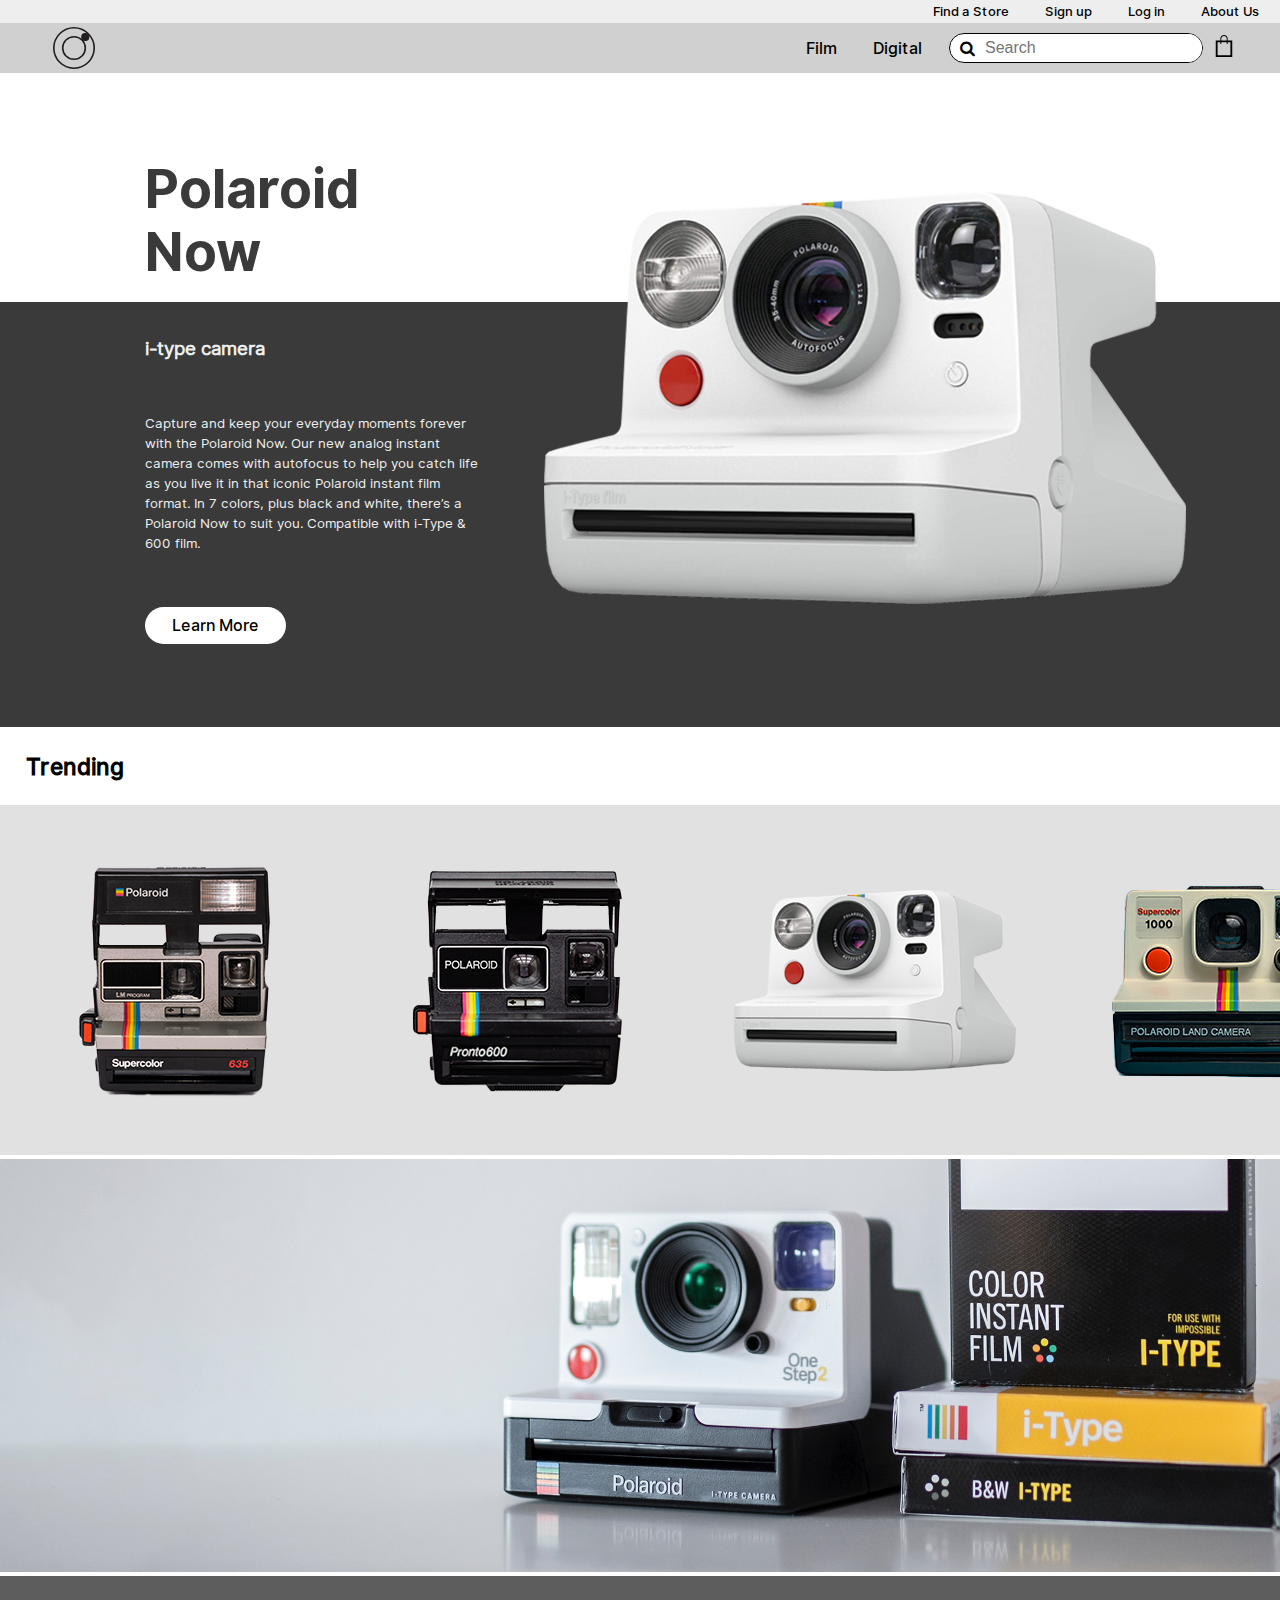
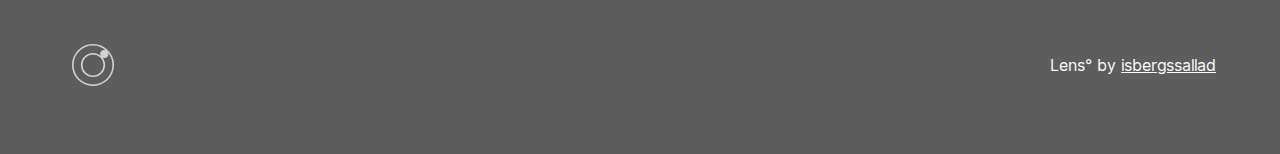
<file: index.html>
<!DOCTYPE html>
<html lang="en">
<head>
    <meta charset="UTF-8">
    <meta http-equiv="X-UA-Compatible" content="IE=edge">
    <meta name="viewport" content="width=device-width, initial-scale=1.0">
    <link rel="stylesheet" type="text/css" href="style.css"/>  
    <!-- link to font awesome and inter font -->
    <link rel="stylesheet" href="https://cdnjs.cloudflare.com/ajax/libs/font-awesome/4.7.0/css/font-awesome.min.css">
    <link rel="preconnect" href="https://rsms.me/">
    <link rel="stylesheet" href="https://rsms.me/inter/inter.css">
    <title>Lens°</title>
</head>
<body>


    <!-- nav bar at the top -->
    <div class="container">
        <div class="top_nav">
            <nav>
                <ul>
                    <li><a href="https://goo.gl/maps/vTBCrQiz3k1wL42r7" target="_blank">Find a Store</a></li>
                    <li><a href="sign-up.html">Sign up</a></li>
                    <li><a href="log-in.html">Log in</a></li>
                    <li><a href="about-us.html">About Us</a></li>
                </ul>
            </nav>
        </div>

        <!-- header with icons, search bar and category -->
        <div class="header">
            <div class="logo">
                <a href="./index.html"><img src="images/navbar_logo.svg" class="logo" alt=""/></a>
            </div>

            <div class="header-search-and-more">
                <nav>
                    <ul>
                        <li><a href="category-film.html">Film</a></li>
                        <li><a href="category-digital.html">Digital</a></li>
                    </ul>
                </nav>

                <!-- searchbar doesn't work, only for show -->
                <div class="searchbar-containter">
                    <section class="searchbar">
                        <form>
                            <i class="fa fa-search"></i>
                            <input type="text" name="searchbar" id="search-input" placeholder="Search">
                        </form>
                    </section>
                </div>
                <!-- link to cart using a shopping bag icon -->
                <a href="cart.html"><img src="./images/shopping-bag-icon.svg" class="shopping-bag-icon" alt=""></a>
            </div>
        </div>

        <!-- "billboard" to show popular/new product and a button linking to said product -->
        <div class="billboard">
            <div class="billboard_textbox" id="billboard_textbox">
                <h1>Polaroid Now</h1>
                <h2>i-type camera</h2>
                <p>Capture and keep your everyday moments forever with the Polaroid Now. Our new analog instant camera comes with autofocus to help you catch life as you live it in that iconic Polaroid instant film format. In 7 colors, plus black and white, there’s a Polaroid Now to suit you. Compatible with i-Type & 600 film.</p>
                <a href="product-page.html?product_id=4">Learn More</a>
            </div>
            <div class="polaroid_img">
                <img src="./images/header_polaroid.png" alt="">

            </div>
        </div>

        <div class="trending-headline">
            <h3>Trending</h3>
        </div>

        <!-- trending items, check app.js for the loop -->
        <div class="trending-container">
            <div class="trending-items-container" id="trending-products">
            </div>
        </div>

        <!-- banner to fill space -->
        <div class="banner1-container">
            <img src="./images/banner1.png" class="banner1">
        </div>

        <!-- footer -->
        <div class="footer">
            <div class="logo">
                <a href="./index.html"><img src="images/logo_grey.svg" class="logo" alt=""/></a>
            </div>
            <p>Lens° by <a href="https://github.com/isbergssallad" target="_blank">isbergssallad</a></p>
        </div>

    </div>

    <!-- link to js scripts -->
    <script src="product-list.js"></script>
    <script src="app.js"></script>

</body>
</html>
</file>
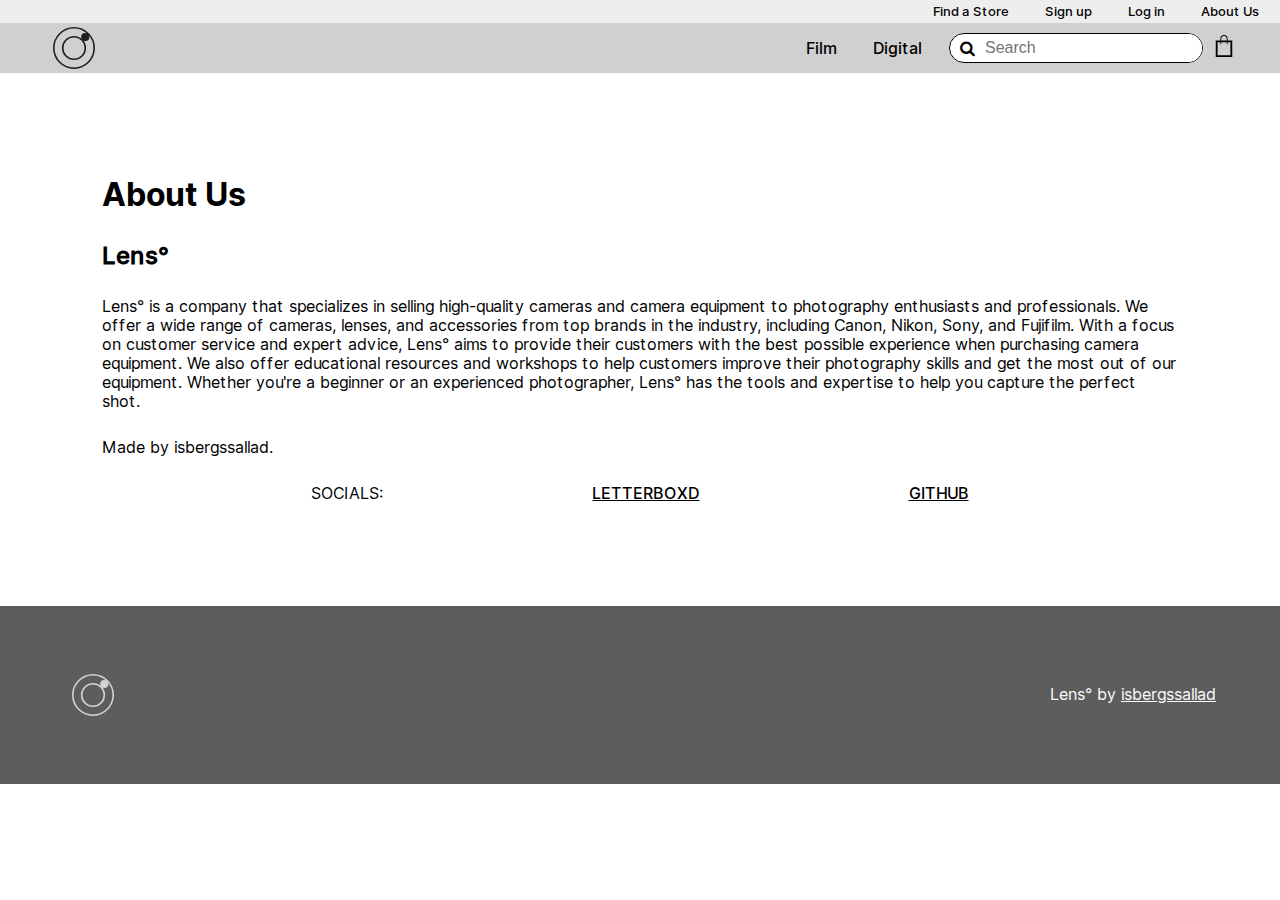
<file: about-us.html>
<!DOCTYPE html>
<html lang="en">
<head>
    <meta charset="UTF-8">
    <meta http-equiv="X-UA-Compatible" content="IE=edge">
    <meta name="viewport" content="width=device-width, initial-scale=1.0">
    <link rel="stylesheet" type="text/css" href="style.css"/>  
    <link rel="stylesheet" href="https://cdnjs.cloudflare.com/ajax/libs/font-awesome/4.7.0/css/font-awesome.min.css">
    <link rel="preconnect" href="https://rsms.me/">
    <link rel="stylesheet" href="https://rsms.me/inter/inter.css">
    <title>Lens°</title>
</head>
<body>

    
    <div class="container">

        <div class="top_nav">
            <nav>
                <ul>
                    <li><a href="https://goo.gl/maps/vTBCrQiz3k1wL42r7" target="_blank">Find a Store</a></li>
                    <li><a href="sign-up.html">Sign up</a></li>
                    <li><a href="log-in.html">Log in</a></li>
                    <li><a href="about-us.html">About Us</a></li>
                </ul>
            </nav>
        </div>


        <div class="header">
            <div class="logo">
                <a href="./index.html"><img src="images/navbar_logo.svg" class="logo" alt=""/></a>
            </div>

            <div class="header-search-and-more">
                <nav>
                    <ul>
                        <li><a href="category-film.html">Film</a></li>
                        <li><a href="category-digital.html">Digital</a></li>
                    </ul>
                </nav>

                <div class="searchbar-containter">
                    <section class="searchbar">
                        <form>
                            <i class="fa fa-search"></i>
                            <input type="text" name="searchbar" id="search-item" placeholder="Search">
                        </form>
                    </section>
                </div>
                <a href="cart.html"><img src="./images/shopping-bag-icon.svg" class="shopping-bag-icon" alt=""></a>            
            </div>
        </div>

        <div class="about-us-container">
            <h1>About Us</h1>
            <h2>Lens°</h2>
            <p>Lens° is a company that specializes in selling high-quality cameras and camera equipment to photography enthusiasts and professionals. We offer a wide range of cameras, lenses, and accessories from top brands in the industry, including Canon, Nikon, Sony, and Fujifilm. With a focus on customer service and expert advice, Lens° aims to provide their customers with the best possible experience when purchasing camera equipment. We also offer educational resources and workshops to help customers improve their photography skills and get the most out of our equipment. Whether you're a beginner or an experienced photographer, Lens° has the tools and expertise to help you capture the perfect shot.</p>
            <p>Made by isbergssallad.</p>
            <div class="socials">
                <p>SOCIALS:</p>
                <!-- LETTERBOXD SOLOS -->
                <p><a href="https://letterboxd.com/yahtora" target="_blank">LETTERBOXD</a></p>
                <p><a href="https://github.com/isbergssallad" target="_blank">GITHUB</a></p>
            </div>
        </div>
        





        <div class="footer">
            <div class="logo">
                <a href="./index.html"><img src="images/logo_grey.svg" class="logo" alt=""/></a>
            </div>
            <p>Lens° by <a href="https://github.com/isbergssallad" target="_blank">isbergssallad</a></p>
        </div>

        <script src="product-list.js"></script>
    </body>
</html>
</file>
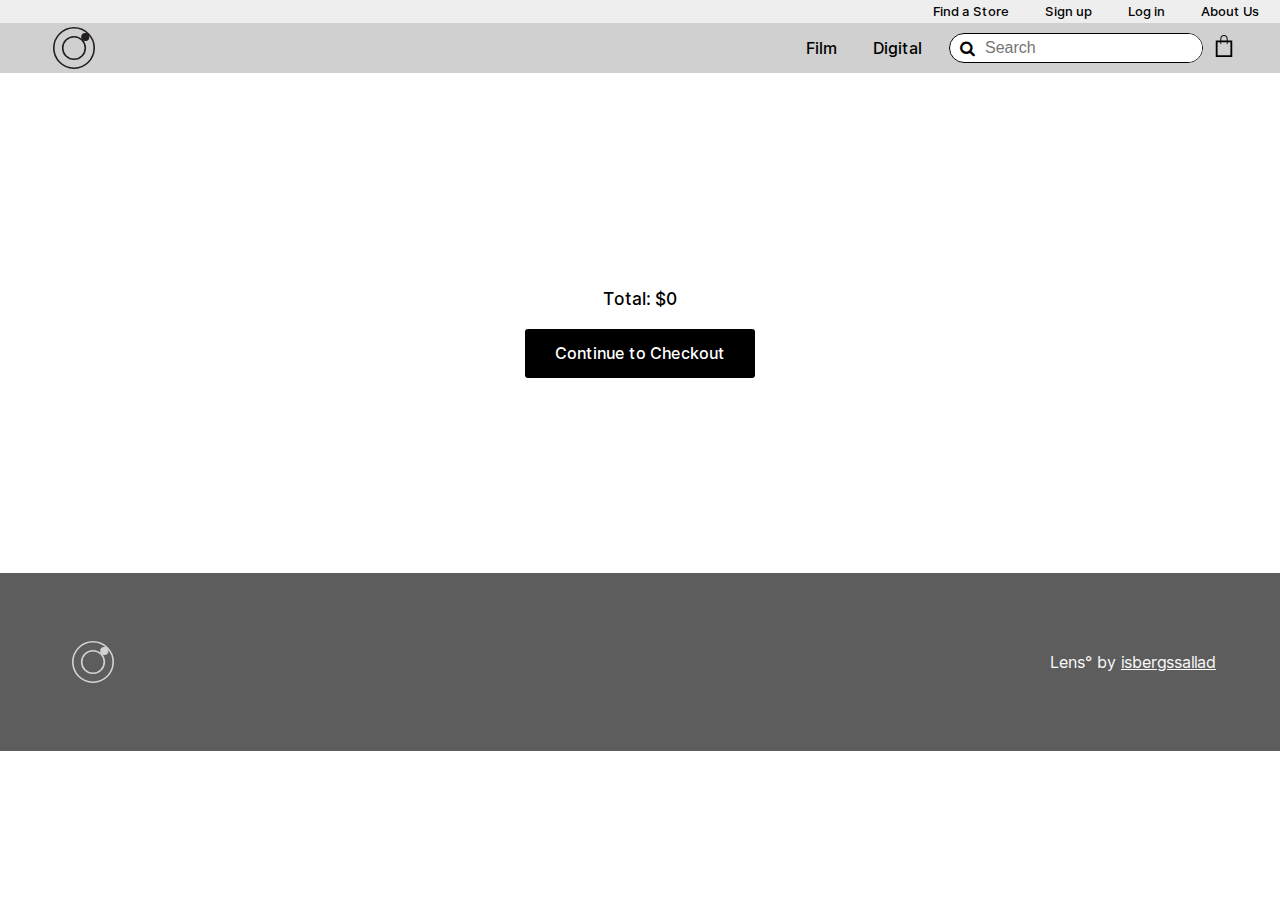
<file: cart.html>
<!DOCTYPE html>
<html lang="en">
<head>
    <meta charset="UTF-8">
    <meta http-equiv="X-UA-Compatible" content="IE=edge">
    <meta name="viewport" content="width=device-width, initial-scale=1.0">
    <link rel="stylesheet" type="text/css" href="style.css"/>  
    <link rel="stylesheet" href="https://cdnjs.cloudflare.com/ajax/libs/font-awesome/4.7.0/css/font-awesome.min.css">
    <link rel="preconnect" href="https://rsms.me/">
    <link rel="stylesheet" href="https://rsms.me/inter/inter.css">
    <title>Lens°</title>
</head>
<body>

    
    <div class="container">

        <div class="top_nav">
            <nav>
                <ul>
                    <li><a href="https://goo.gl/maps/vTBCrQiz3k1wL42r7" target="_blank">Find a Store</a></li>
                    <li><a href="sign-up.html">Sign up</a></li>
                    <li><a href="log-in.html">Log in</a></li>
                    <li><a href="about-us.html">About Us</a></li>
                </ul>
            </nav>
        </div>


        <div class="header">
            <div class="logo">
                <a href="./index.html"><img src="images/navbar_logo.svg" class="logo" alt=""/></a>
            </div>

            <div class="header-search-and-more">
                <nav>
                    <ul>
                        <li><a href="category-film.html">Film</a></li>
                        <li><a href="category-digital.html">Digital</a></li>
                    </ul>
                </nav>

                <div class="searchbar-containter">
                    <section class="searchbar">
                        <form>
                            <i class="fa fa-search"></i>
                            <input type="text" name="searchbar" id="search-item" placeholder="Search">
                        </form>
                    </section>
                </div>
                <a href="cart.html"><img src="./images/shopping-bag-icon.svg" class="shopping-bag-icon" alt=""></a>
            </div>
        </div>

        <div class="cart-container">
            <div class="cart-items"><ul id="cart"></ul></div>
            <span class="total" id="total"></span>
            <a href="checkout.html" class="continue-checkout-btn">Continue to Checkout</a>
        </div>


        <div class="footer">
            <div class="logo">
                <a href="./index.html"><img src="images/logo_grey.svg" class="logo" alt=""/></a>
            </div>
            <p>Lens° by <a href="https://github.com/isbergssallad" target="_blank">isbergssallad</a></p>
        </div>
    </div>

    <!-- link to product list and cart scripts -->
    <script src="product-list.js"></script>
    <script src="cart.js"></script>
</body>
</html>
</file>
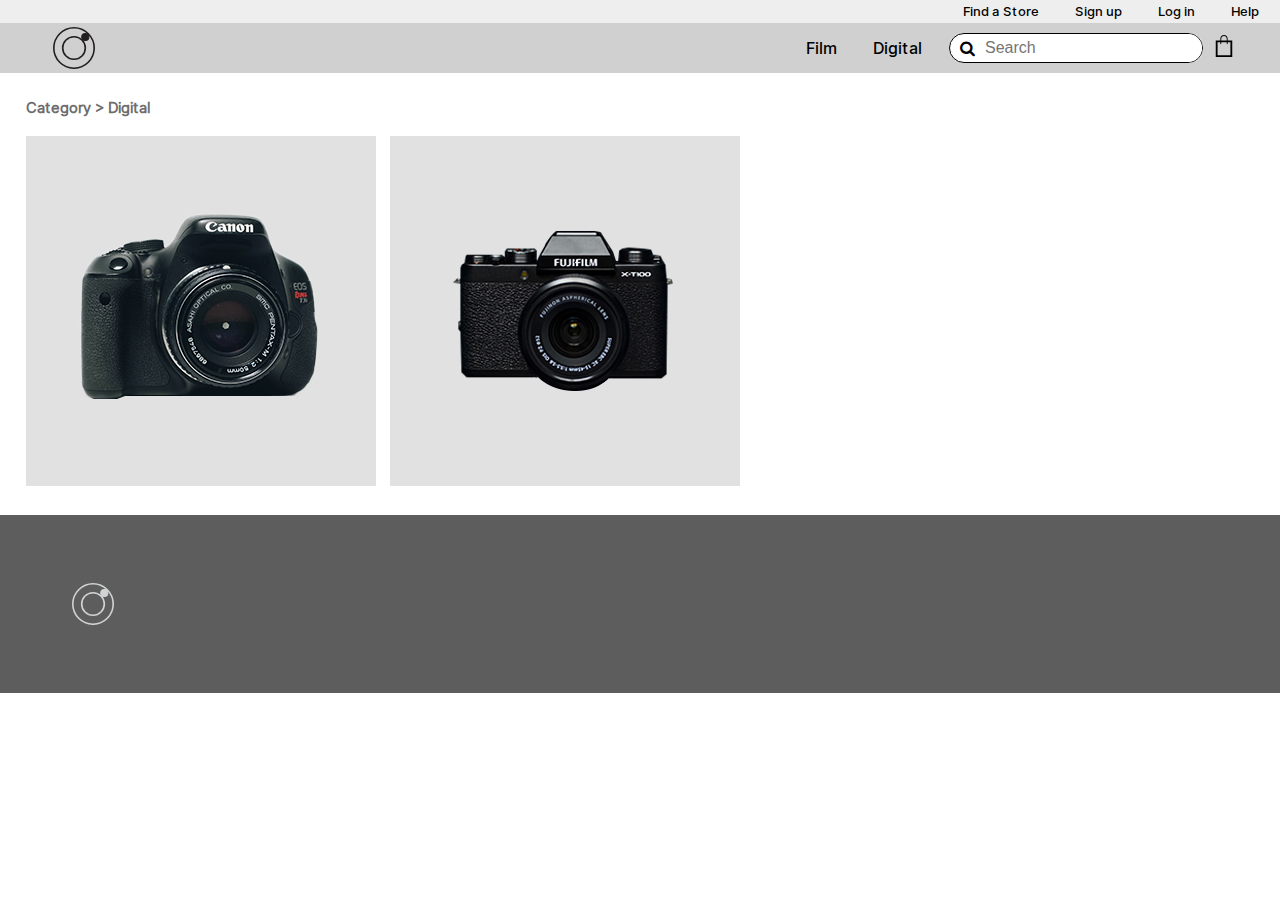
<file: category-digital.html>
<!DOCTYPE html>
<html lang="en">
<head>
    <meta charset="UTF-8">
    <meta http-equiv="X-UA-Compatible" content="IE=edge">
    <meta name="viewport" content="width=device-width, initial-scale=1.0">
    <link rel="stylesheet" type="text/css" href="style.css"/>  
    <link rel="stylesheet" href="https://cdnjs.cloudflare.com/ajax/libs/font-awesome/4.7.0/css/font-awesome.min.css">
    <link rel="preconnect" href="https://rsms.me/">
    <link rel="stylesheet" href="https://rsms.me/inter/inter.css">
    <title>Lens°</title>
</head>
<body>

    
    <div class="container">

        <div class="top_nav">
            <nav>
                <ul>
                    <li><a href="https://goo.gl/maps/vTBCrQiz3k1wL42r7" target="_blank">Find a Store</a></li>
                    <li><a href="sign-up.html">Sign up</a></li>
                    <li><a href="log-in.html">Log in</a></li>
                    <li><a href="url">Help</a></li>
                </ul>
            </nav>
        </div>


        <div class="header">
            <div class="logo">
                <a href="./index.html"><img src="images/navbar_logo.svg" class="logo" alt=""/></a>
            </div>

            <div class="header-search-and-more">
                <nav>
                    <ul>
                        <li><a href="category-film.html">Film</a></li>
                        <li><a href="category-digital.html">Digital</a></li>
                    </ul>
                </nav>

                <div class="searchbar-containter">
                    <section class="searchbar">
                        <form>
                            <i class="fa fa-search"></i>
                            <input type="text" name="searchbar" id="search-item" placeholder="Search">
                        </form>
                    </section>
                </div>
                <a href="cart.html"><img src="./images/shopping-bag-icon.svg" class="shopping-bag-icon" alt=""></a>            
            </div>
        </div>
        
        <div class="category-container">
            <h1>Category > Digital</h1>
            <div class="category-products">
                <a href="product-page.html?product_id=5"><img src="./product images/canon eos rebel t3i.png"></a>
                <a href="product-page.html?product_id=7"><img src="./product images/fuji film x t 100.png"></a>
            </div>
        </div>






        <div class="footer">
            <div class="logo">
                <a href="./index.html"><img src="images/logo_grey.svg" class="logo" alt=""/></a>
            </div>
        </div>

        <script src="product-list.js"></script>
    </body>
</html>
</file>
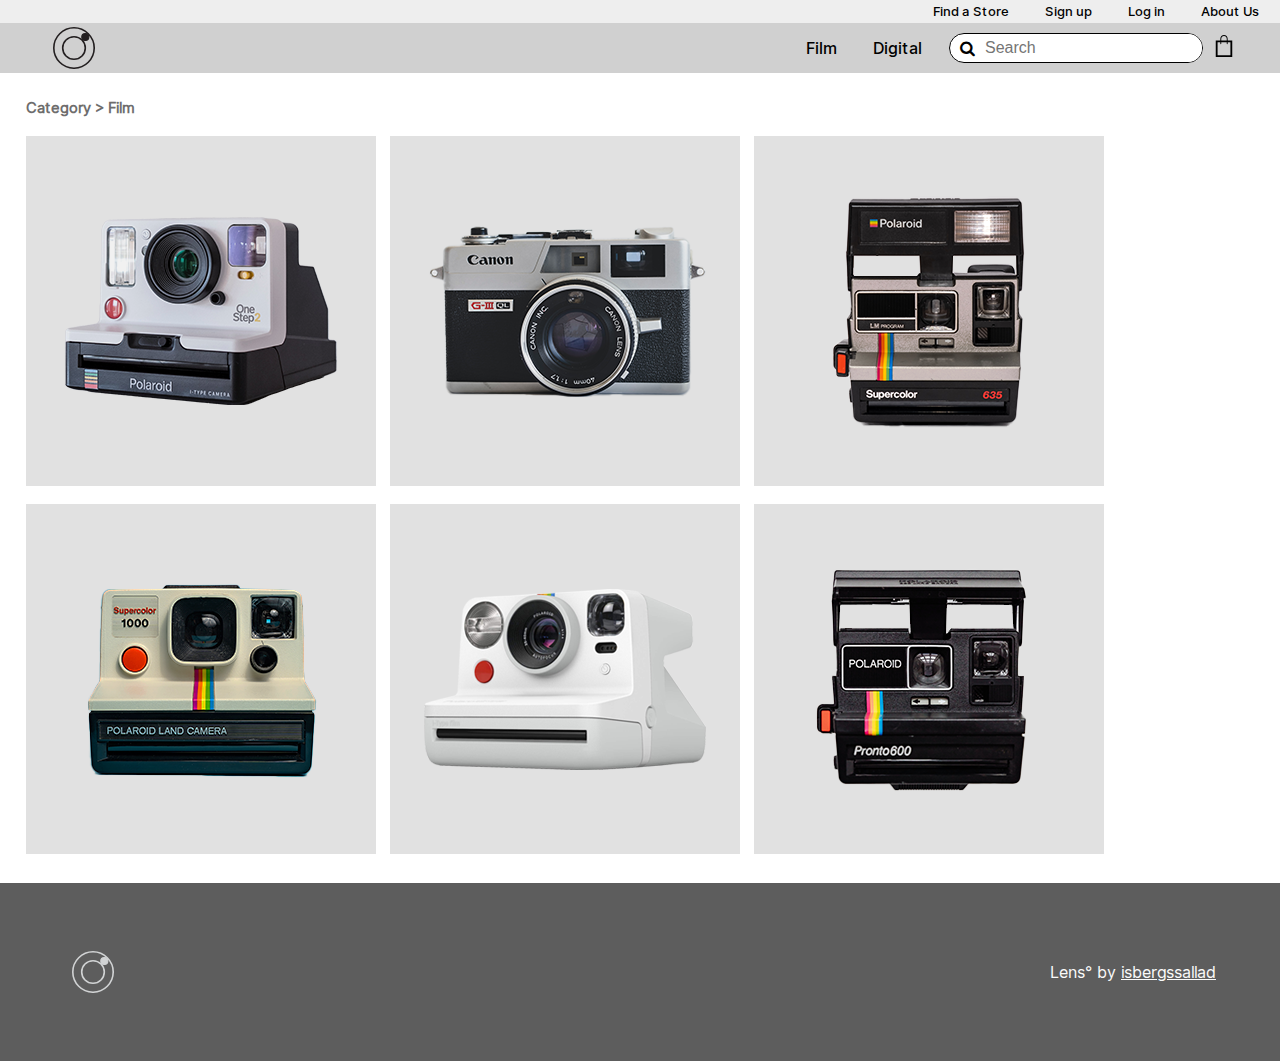
<file: category-film.html>
<!DOCTYPE html>
<html lang="en">
<head>
    <meta charset="UTF-8">
    <meta http-equiv="X-UA-Compatible" content="IE=edge">
    <meta name="viewport" content="width=device-width, initial-scale=1.0">
    <link rel="stylesheet" type="text/css" href="style.css"/>  
    <link rel="stylesheet" href="https://cdnjs.cloudflare.com/ajax/libs/font-awesome/4.7.0/css/font-awesome.min.css">
    <link rel="preconnect" href="https://rsms.me/">
    <link rel="stylesheet" href="https://rsms.me/inter/inter.css">
    <title>Lens°</title>
    <link rel="icon" href="./images/tab-icon.png">
</head>
<body>

    
    <div class="container">

        <div class="top_nav">
            <nav>
                <ul>
                    <li><a href="https://goo.gl/maps/vTBCrQiz3k1wL42r7" target="_blank">Find a Store</a></li>
                    <li><a href="sign-up.html">Sign up</a></li>
                    <li><a href="log-in.html">Log in</a></li>
                    <li><a href="about-us.html">About Us</a></li>
                </ul>
            </nav>
        </div>


        <div class="header">
            <div class="logo">
                <a href="./index.html"><img src="images/navbar_logo.svg" class="logo" alt=""/></a>
            </div>

            <div class="header-search-and-more">
                <nav>
                    <ul>
                        <li><a href="category-film.html">Film</a></li>
                        <li><a href="category-digital.html">Digital</a></li>
                    </ul>
                </nav>

                <div class="searchbar-containter">
                    <section class="searchbar">
                        <form>
                            <i class="fa fa-search"></i>
                            <input type="text" name="searchbar" id="search-item" placeholder="Search">
                        </form>
                    </section>
                </div>
                <a href="cart.html"><img src="./images/shopping-bag-icon.svg" class="shopping-bag-icon" alt=""></a>            
            </div>
        </div>
        
        <div class="category-container">
            <h1>Category > Film</h1>
            <div class="category-products">
                <a href="product-page.html?product_id=0"><img src="./product images/polaroid one step 2.png"></a>
                <a href="product-page.html?product_id=1"><img src="./product images/canon ql17 giii.png"></a>
                <a href="product-page.html?product_id=2"><img src="./product images/polaroid super color 635.png"></a>
                <a href="product-page.html?product_id=3"><img src="./product images/polaroid super color 1000.png"></a>
                <a href="product-page.html?product_id=4"><img src="./product images/polaroid now i type.png"></a>
                <a href="product-page.html?product_id=6"><img src="./product images/polaroid pronto 600.png"></a>
            </div>
        </div>






        <div class="footer">
            <div class="logo">
                <a href="./index.html"><img src="images/logo_grey.svg" class="logo" alt=""/></a>
            </div>
            <p>Lens° by <a href="https://github.com/isbergssallad" target="_blank">isbergssallad</a></p>
        </div>

        <script src="product-list.js"></script>
    </body>
</html>
</file>
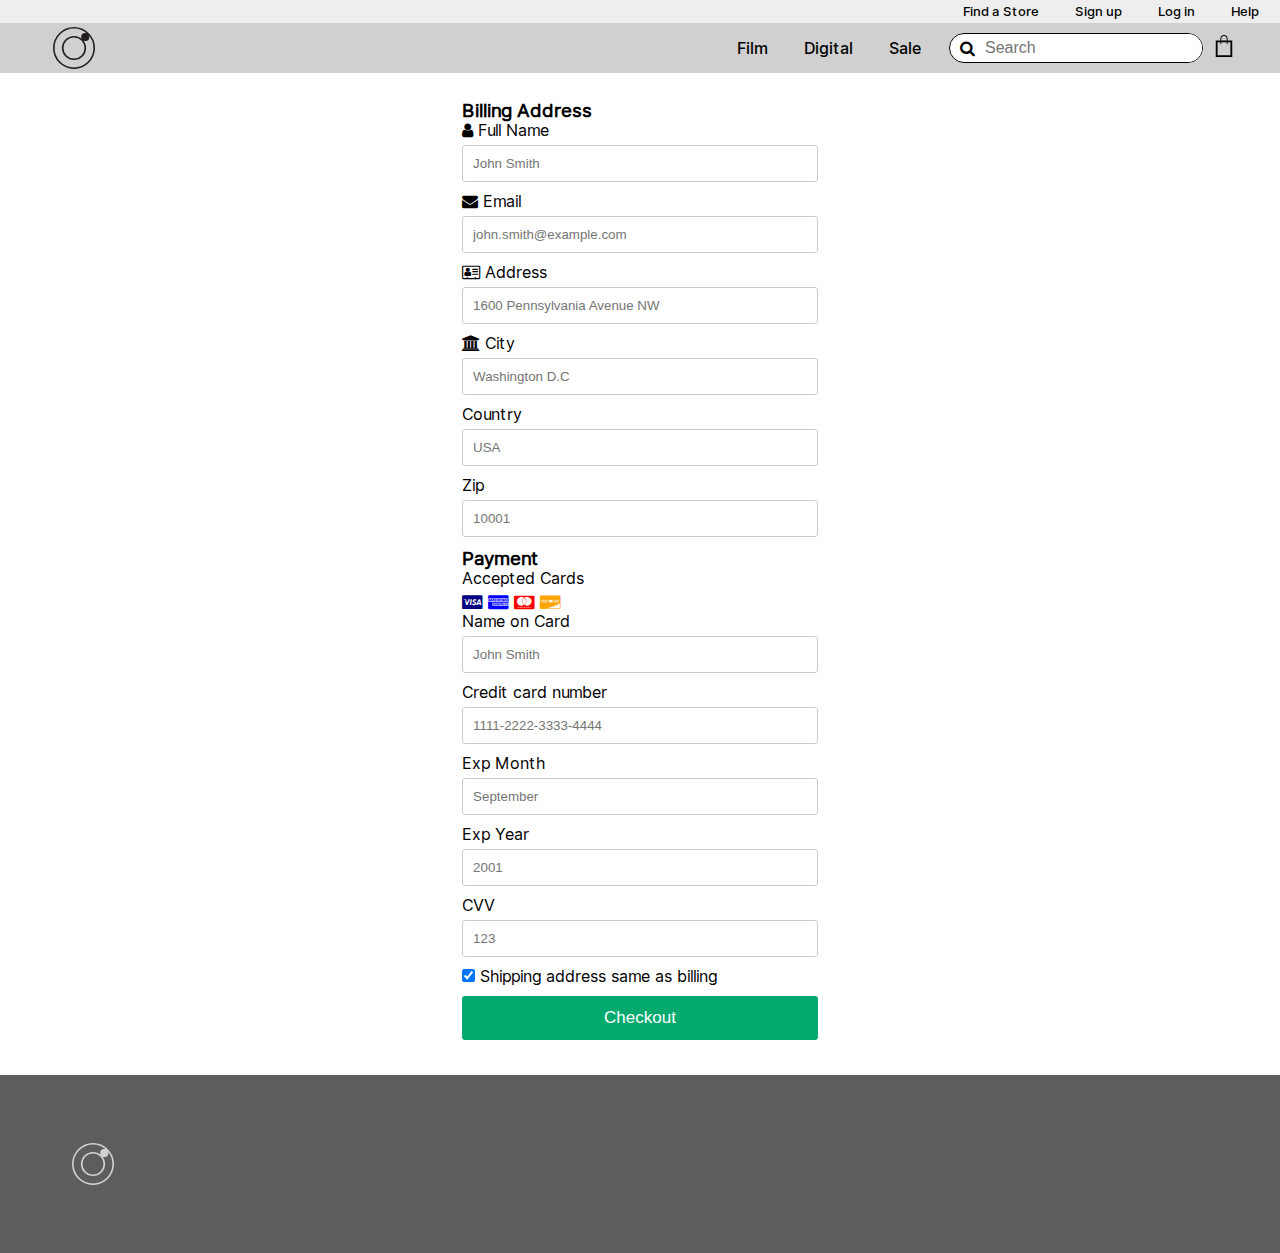
<file: checkout.html>
<!DOCTYPE html>
<html lang="en">
<head>
    <meta charset="UTF-8">
    <meta http-equiv="X-UA-Compatible" content="IE=edge">
    <meta name="viewport" content="width=device-width, initial-scale=1.0">
    <link rel="stylesheet" type="text/css" href="style.css"/>  
    <link rel="stylesheet" href="https://cdnjs.cloudflare.com/ajax/libs/font-awesome/4.7.0/css/font-awesome.min.css">
    <link rel="preconnect" href="https://rsms.me/">
    <link rel="stylesheet" href="https://rsms.me/inter/inter.css">
    <title>Lens°</title>
</head>
<body>

    
    <div class="container">

        <div class="top_nav">
            <nav>
                <ul>
                    <li><a href="https://goo.gl/maps/vTBCrQiz3k1wL42r7" target="_blank">Find a Store</a></li>
                    <li><a href="sign-up.html">Sign up</a></li>
                    <li><a href="log-in.html">Log in</a></li>
                    <li><a href="url">Help</a></li>
                </ul>
            </nav>
        </div>


        <div class="header">
            <div class="logo">
                <a href="./index.html"><img src="images/navbar_logo.svg" class="logo" alt=""/></a>
            </div>

            <div class="header-search-and-more">
                <nav>
                    <ul>
                        <li><a href="url">Film</a></li>
                        <li><a href="url">Digital</a></li>
                        <li><a href="url">Sale</a></li>
                    </ul>
                </nav>

                <div class="searchbar-containter">
                    <section class="searchbar">
                        <form>
                            <i class="fa fa-search"></i>
                            <input type="text" name="" id="search-item" placeholder="Search">
                        </form>
                    </section>
                </div>
                <a href="cart.html"><img src="./images/shopping-bag-icon.svg" class="shopping-bag-icon" alt=""></a>            
            </div>
        </div>
        

        <div class="checkout-container">
            <form>
                <div class="billing-adress">
                    <h3>Billing Address</h3>
                    <label for="fname"><i class="fa fa-user"></i> Full Name</label>
                    <input type="checkout-text" id="fname" name="firstname" placeholder="John Smith">
                    <label for="email"><i class="fa fa-envelope"></i> Email</label>
                    <input type="checkout-text" id="email" name="email" placeholder="john.smith@example.com">
                    <label for="adr"><i class="fa fa-address-card-o"></i> Address</label>
                    <input type="checkout-text" id="adr" name="address" placeholder="1600 Pennsylvania Avenue NW">
                    <label for="city"><i class="fa fa-institution"></i> City</label>
                    <input type="checkout-text" id="city" name="city" placeholder="Washington D.C">
                    <label for="Country">Country</label>
                    <input type="checkout-text" id="state" name="state" placeholder="USA">
                    <label for="zip">Zip</label>
                    <input type="checkout-text" id="zip" name="zip" placeholder="10001">
                </div>
          
                <div class="payment">
                    <h3>Payment</h3>
                    <label for="fname">Accepted Cards</label>
                    <div class="icon-container">
                    <i class="fa fa-cc-visa" style="color:navy;"></i>
                    <i class="fa fa-cc-amex" style="color:blue;"></i>
                    <i class="fa fa-cc-mastercard" style="color:red;"></i>
                    <i class="fa fa-cc-discover" style="color:orange;"></i>
                    </div>
                    <label for="cname">Name on Card</label>
                    <input type="checkout-text" id="cname" name="cardname" placeholder="John Smith">
                    <label for="ccnum">Credit card number</label>
                    <input type="checkout-text" id="ccnum" name="cardnumber" placeholder="1111-2222-3333-4444">
                    <label for="expmonth">Exp Month</label>
                    <input type="checkout-text" id="expmonth" name="expmonth" placeholder="September">
                    <label for="expyear">Exp Year</label>
                    <input type="checkout-text" id="expyear" name="expyear" placeholder="2001">
                    <label for="cvv">CVV</label>
                    <input type="checkout-text" id="cvv" name="cvv" placeholder="123">
                </div>
          
                <label>
                    <input type="checkbox" checked="checked" name="sameadr"> Shipping address same as billing
                </label>
                    <input type="submit" value="Checkout" class="checkout-btn">
            </form>

          
        </div>




        <div class="footer">
            <div class="logo">
                <a href="./index.html"><img src="images/logo_grey.svg" class="logo" alt=""/></a>
            </div>
        </div>
    </body>
</html>
</file>
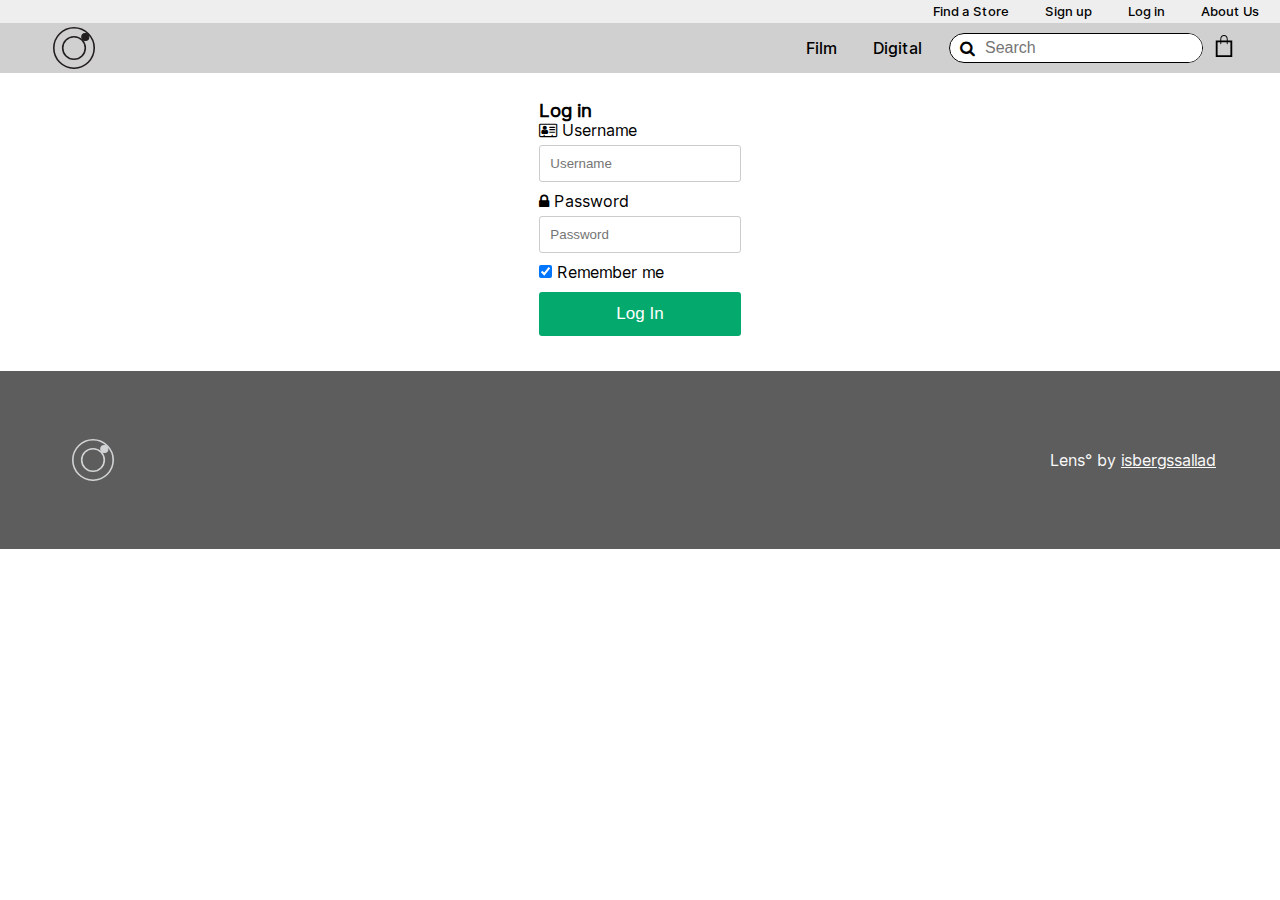
<file: log-in.html>
<!DOCTYPE html>
<html lang="en">
<head>
    <meta charset="UTF-8">
    <meta http-equiv="X-UA-Compatible" content="IE=edge">
    <meta name="viewport" content="width=device-width, initial-scale=1.0">
    <link rel="stylesheet" type="text/css" href="style.css"/>  
    <link rel="stylesheet" href="https://cdnjs.cloudflare.com/ajax/libs/font-awesome/4.7.0/css/font-awesome.min.css">
    <link rel="preconnect" href="https://rsms.me/">
    <link rel="stylesheet" href="https://rsms.me/inter/inter.css">
    <title>Lens°</title>
</head>
<body>

    
    <div class="container">

        <div class="top_nav">
            <nav>
                <ul>
                    <li><a href="https://goo.gl/maps/vTBCrQiz3k1wL42r7" target="_blank">Find a Store</a></li>
                    <li><a href="sign-up.html">Sign up</a></li>
                    <li><a href="log-in.html">Log in</a></li>
                    <li><a href="about-us.html">About Us</a></li>
                </ul>
            </nav>
        </div>


        <div class="header">
            <div class="logo">
                <a href="./index.html"><img src="images/navbar_logo.svg" class="logo" alt=""/></a>
            </div>

            <div class="header-search-and-more">
                <nav>
                    <ul>
                        <li><a href="category-film.html">Film</a></li>
                        <li><a href="category-digital.html">Digital</a></li>
                    </ul>
                </nav>

                <div class="searchbar-containter">
                    <section class="searchbar">
                        <form>
                            <i class="fa fa-search"></i>
                            <input type="text" name="searchbar" id="search-item" placeholder="Search">
                        </form>
                    </section>
                </div>
                <a href="cart.html"><img src="./images/shopping-bag-icon.svg" class="shopping-bag-icon" alt=""></a>            
            </div>
        </div>
        
        <!-- form to log in but actually doesnt do anything -->
        <div class="checkout-container">
            <form>
                <div class="billing-adress">
                    <h3>Log in</h3>
                    <label for="username"><i class="fa fa-address-card-o"></i> Username</label>
                    <input type="checkout-text" id="username" name="username" placeholder="Username">
                    <label for="pass"><i class="fa fa-lock"></i> Password</label>
                    <input type="checkout-text" id="password" name="password" placeholder="Password">
                </div>
          
                <label>
                    <input type="checkbox" checked="checked" name="sameadr"> Remember me
                </label>
                    <input type="submit" value="Log In" class="checkout-btn">
            </form>

          
        </div>




        <div class="footer">
            <div class="logo">
                <a href="./index.html"><img src="images/logo_grey.svg" class="logo" alt=""/></a>
            </div>
            <p>Lens° by <a href="https://github.com/isbergssallad" target="_blank">isbergssallad</a></p>
        </div>
    </body>
</html>
</file>
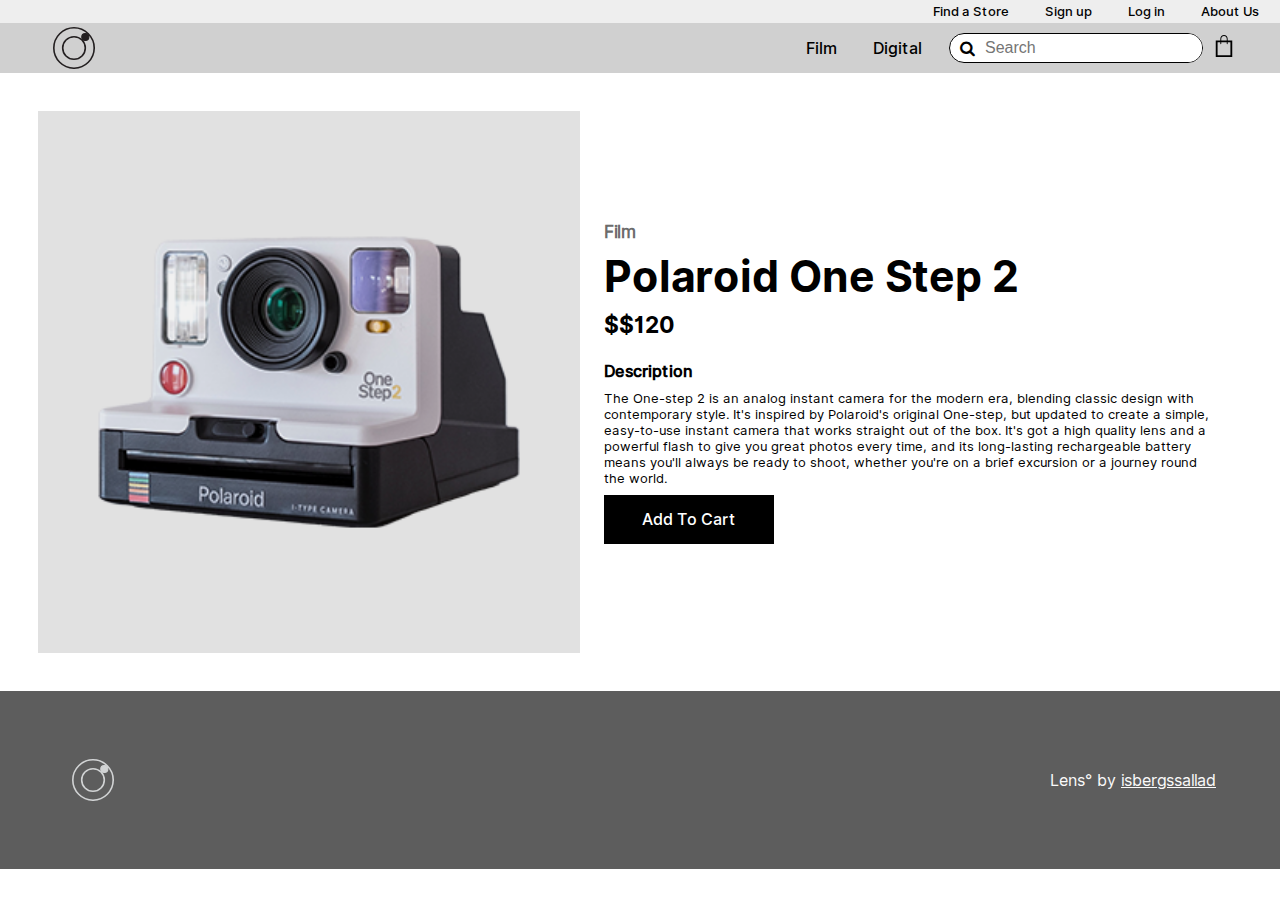
<file: product-page.html>
<!DOCTYPE html>
<html lang="en">
<head>
    <meta charset="UTF-8">
    <meta http-equiv="X-UA-Compatible" content="IE=edge">
    <meta name="viewport" content="width=device-width, initial-scale=1.0">
    <link rel="stylesheet" type="text/css" href="style.css"/>  
    <link rel="stylesheet" href="https://cdnjs.cloudflare.com/ajax/libs/font-awesome/4.7.0/css/font-awesome.min.css">
    <link rel="preconnect" href="https://rsms.me/">
    <link rel="stylesheet" href="https://rsms.me/inter/inter.css">
    <title>Lens°</title>
</head>
<body>



    <div class="container">

        <div class="top_nav">
            <nav>
                <ul>
                    <li><a href="https://goo.gl/maps/vTBCrQiz3k1wL42r7" target="_blank">Find a Store</a></li>
                    <li><a href="sign-up.html">Sign up</a></li>
                    <li><a href="log-in.html">Log in</a></li>
                    <li><a href="about-us.html">About Us</a></li>
                </ul>
            </nav>
        </div>


        <div class="header">
            <div class="logo">
                <a href="./index.html"><img src="images/navbar_logo.svg" class="logo" alt=""/></a>
            </div>

            <div class="header-search-and-more">
                <nav>
                    <ul>
                        <li><a href="category-film.html">Film</a></li>
                        <li><a href="category-digital.html">Digital</a></li>
                    </ul>
                </nav>

                <div class="searchbar-containter">
                    <section class="searchbar">
                        <form>
                            <i class="fa fa-search"></i>
                            <input type="text" name="searchbar" id="search-item" placeholder="Search">
                        </form>
                    </section>
                </div>
                <a href="cart.html"><img src="./images/shopping-bag-icon.svg" class="shopping-bag-icon" alt=""></a>
            </div>
        </div>


        

        <div class="product-page">
            <img src="./product images/product-placeholder.png" class="product-image" id="product-image" width=2000px alt="">

            <!-- div with products details that has an id for js script -->
            <div class="product-details">
                <h1 id="product-category">Film</h1>
                <h2 id="product-name">product-title</h2>
                <h3 id="product-price">product-price</h3>
                <h4>Description</h4>
                <p id="product-description">product-description</p>
                <button class="buy-btn" id="buy-button">Add To Cart</button>
            </div>



        </div>




        <div class="footer">
            <div class="logo">
                <a href="./index.html"><img src="images/logo_grey.svg" class="logo" alt=""/></a>
            </div>
            <p>Lens° by <a href="https://github.com/isbergssallad" target="_blank">isbergssallad</a></p>
        </div>


    </div>

    <script src="product-list.js"></script>
    <script src="product-page.js"></script>


</body>
</html>
</file>
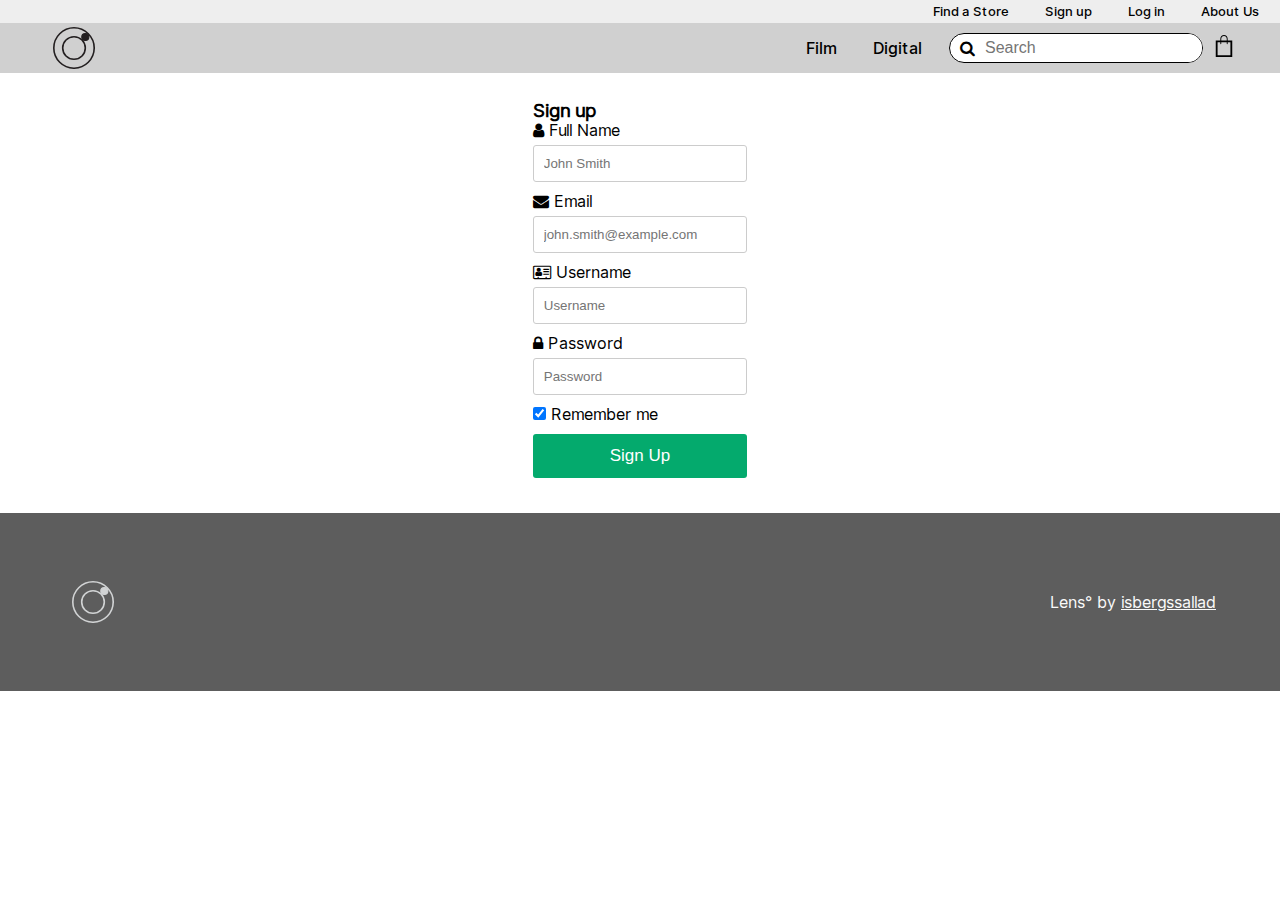
<file: sign-up.html>
<!DOCTYPE html>
<html lang="en">
<head>
    <meta charset="UTF-8">
    <meta http-equiv="X-UA-Compatible" content="IE=edge">
    <meta name="viewport" content="width=device-width, initial-scale=1.0">
    <link rel="stylesheet" type="text/css" href="style.css"/>  
    <link rel="stylesheet" href="https://cdnjs.cloudflare.com/ajax/libs/font-awesome/4.7.0/css/font-awesome.min.css">
    <link rel="preconnect" href="https://rsms.me/">
    <link rel="stylesheet" href="https://rsms.me/inter/inter.css">
    <title>Lens°</title>
</head>
<body>

    
    <div class="container">

        <div class="top_nav">
            <nav>
                <ul>
                    <li><a href="https://goo.gl/maps/vTBCrQiz3k1wL42r7" target="_blank">Find a Store</a></li>
                    <li><a href="sign-up.html">Sign up</a></li>
                    <li><a href="log-in.html">Log in</a></li>
                    <li><a href="about-us.html">About Us</a></li>
                </ul>
            </nav>
        </div>


        <div class="header">
            <div class="logo">
                <a href="./index.html"><img src="images/navbar_logo.svg" class="logo" alt=""/></a>
            </div>

            <div class="header-search-and-more">
                <nav>
                    <ul>
                        <li><a href="category-film.html">Film</a></li>
                        <li><a href="category-digital.html">Digital</a></li>
                    </ul>
                </nav>

                <div class="searchbar-containter">
                    <section class="searchbar">
                        <form>
                            <i class="fa fa-search"></i>
                            <input type="text" name="searchbar" id="search-item" placeholder="Search">
                        </form>
                    </section>
                </div>
                <a href="cart.html"><img src="./images/shopping-bag-icon.svg" class="shopping-bag-icon" alt=""></a>            
            </div>
        </div>
        


        <!-- a checkout form that doesnt do anything, just for show :) -->
        <div class="checkout-container">
            <form>
                <div class="billing-adress">
                    <h3>Sign up</h3>
                    <label for="fname"><i class="fa fa-user"></i> Full Name</label>
                    <input type="checkout-text" id="fname" name="firstname" placeholder="John Smith">
                    <label for="email"><i class="fa fa-envelope"></i> Email</label>
                    <input type="checkout-text" id="email" name="email" placeholder="john.smith@example.com">
                    <label for="username"><i class="fa fa-address-card-o"></i> Username</label>
                    <input type="checkout-text" id="username" name="username" placeholder="Username">
                    <label for="pass"><i class="fa fa-lock"></i> Password</label>
                    <input type="checkout-text" id="password" name="password" placeholder="Password">
                </div>
          
                <label>
                    <input type="checkbox" checked="checked" name="sameadr"> Remember me
                </label>
                    <input type="submit" value="Sign Up" class="checkout-btn">
            </form>

          
        </div>



        <div class="footer">
            <div class="logo">
                <a href="./index.html"><img src="images/logo_grey.svg" class="logo" alt=""/></a>
            </div>
            <p>Lens° by <a href="https://github.com/isbergssallad" target="_blank">isbergssallad</a></p>
        </div>
    </body>
</html>
</file>
<file: style.css>
@font-face { /* inter regular*/
    font-family:interregular;
    src: url(./inter/Inter-Regular.ttf);
}

@font-face { /* inter bold*/
    font-family:interbold;
    src: url(./inter/Inter-Bold.ttf);
}

@font-face { /* inter bold*/
    font-family:interblack;
    src: url(./inter/Inter-Black.ttf);
}

@font-face { /* inter medium*/
    font-family:intermedium;
    src: url(./inter/Inter-Medium.ttf);
}




* {
    margin: 0;
    padding: 0;
    box-sizing: border-box;
}



.container { /* full page container*/
    display: flex;
    flex-direction: column;
    background-color: #ffffff;
    width: auto;
}


.top_nav ul {
    display: flex;
    flex-wrap: wrap;
    justify-content: flex-end;
    list-style-type: none;
    font-size: small;
    background-color: #eeeeee;
    padding: 3px; 
}


.header{
    display: flex;
    flex-direction: row;
    flex-wrap: wrap;
    justify-content: space-between;
    align-items: center;
    background-color: #d0d0d0;
    padding-inline-start: 5vh;
    padding-inline-end: 5vh;
}

.header ul {
    display: flex;
    flex-wrap: wrap;
    justify-content: center;
    list-style-type: none;
    font-size: medium;
    background-color: #d0d0d0;
    padding: 1vh;
}

.shopping-bag-icon {
    padding-left: 10px;
}


.header-search-and-more {
    display: flex;
    flex-direction: row;
    align-items: center;
    width: auto;
    height: auto;

}


/* nav bar things */
ul li a {
    padding: 2vh;   /*padding between header options*/
    text-decoration: none; 
    color: #000000;
    text-align: center;
    font-family: 'intermedium';
}



.logo {
    display: flex;
    align-items: center;
    width: 50px;
    height: 50px;
    padding: 4px;
}




.billboard {
    display: flex;
    flex-direction: row;
    align-items: center;
    justify-content: space-around;
    background: linear-gradient(#ffffff 35%, rgb(58, 58, 58) 35%);
    padding-left: 10vh;
    padding-right: 10vh;
}

.billboard_textbox {
    display: flex;
    flex-direction: column;
    padding: 5%;
    max-width: 600px;
    gap: 6vh;
}

.billboard_textbox h1 {
    font-family: 'interbold';
    font-size: 40pt;
    color:rgb(58, 58, 58)
}


.billboard_textbox h2 {
    font-family: 'interregular';
    font-size: 14pt;
    color: #eeeeee;
}

.billboard_textbox p{
    font-family: 'interregular';
    font-size: 10pt;
    color: #eeeeee;
    line-height: 1.5em; /* space between lines of text in header*/
}

.polaroid-smaller-screen{
    display: none;
}

.polaroid_img {
    height: auto;
    width: auto;

}

.searchbar-container {
    display: flex;
    flex-direction: row;
    justify-content: center;
    align-items: center;
}

.searchbar {
    width: auto;
    height: auto;
    background-color: #ffffff;
    border-radius: 15px;
    
}

.searchbar form {
    width: auto;
    display: flex;
    flex-direction: row;
    align-items: center;
    border: 1px solid #000000;  /*border around search bar*/
    border-radius: 15px; /*roundness of box around input field*/
    background-color: rgb(255, 255, 255);

}

.searchbar form input {
    border: none;
    outline: none;
    box-shadow: none; /*input form style*/
    width: 100%;
    font-size: 16px;
    padding: 5px 10px;
    border-radius: 15px;   /*roundness of input field*/
}

.searchbar form i {
    padding-left: 10px;
}

.billboard_textbox a {
    display: inline-block;
    width: fit-content;
    padding: 1vh 3vh;
    background-color: #ffffff;
    color: #000000;
    font-family: 'intermedium';
    border-radius: 30px;
    text-decoration: none;
    font-size: 12pt;

}



.trending-container {
    display: flex;
    flex-direction: column;
    width: auto;
    background-color: rgb(255, 255, 255);
    flex-wrap: wrap;
}

.trending-items-container{
    display: flex;
    flex-direction: row;
    justify-content: space-around;
}


.trending-headline {
    display: flex;
    background-color: #ffffff;
    padding: 2%;
}

.trending-headline h3 {
    font-family: "intermedium";
    font-size: 17pt;
}

.banner1-container{
    width: auto;
    height: auto;
}

.banner1 {
    width: 100%;
    height: auto;
}


.product-page{
    display: flex;
    flex-direction: row;
    align-items: center;
    justify-content: center;
    padding: 3%;
}

.product-details {
    max-width: 55%;
    display: flex;
    flex-direction: column;
    padding: 2%;
    gap: 1vh;
}



.product-details h1{
    font-family: "interregular";
    font-size: 13pt;
    color: #6c6c6c;
    
}

.product-details h2{
    font-family: "interbold";
    font-size: 32pt;
}

.product-details h3{
    font-family: "interbold";
    font-size: 17pt;
}


.product-details h4{
    font-family: "intermedium";
    font-size: 12pt;
    margin-top: 15px
}

.product-details p {
    font-family: "interregular";
    font-size: small;
}




.footer {
    display: flex;
    flex-direction: row;
    width: auto;
    padding: 5%;
    background-color: #5d5d5d;
    justify-content: space-between;
    align-items: center;
}

.footer p {
    font-family: "interregular";
    color: #fafafa;
    white-space: nowrap;
}

.footer a {
    color: #fafafa;
}



.buy-btn {
    display: flex;
    flex-direction: center;
    align-items: center;
    background-color: #000000; /* Green */
    border: none;
    color: white;
    text-decoration: none;
    padding: 15px 30px;
    text-align: center;
    font-size: 12pt;
    max-width: 170px;
    font-family: "intermedium";
    cursor: pointer;
    justify-content: center;
  }

.buy-btn:hover{
    background-color: #232323;
}

.cart-container {
    display: flex;
    flex-direction: column;
    align-items: center;
    justify-content: center;
    padding: 2%;
    width: 100%;
    gap: 20px;
    height: 500px;
}

.cart-container ul{
    display: flex;
    flex-direction: column;
    list-style-type: none;
    font-family: "intermedium";
    width: 1000px;
    gap: 15px;
}

.cart-items {
    display: flex;
    flex-direction: row;
    justify-content: center;
    width: 100%;
}


.cart-item-info {
    display:flex;
    justify-content: space-between;
    align-items: center;
    flex-grow: 1;
    margin-right: 20px;
}

.imageNameSpacing {
    display:flex;
    justify-content: space-between;
    align-items: center;
}

.imageNameSpacing img{
    margin-right: 20px;
}


.cart-item{
    display: flex;
    justify-content: space-between;
}


.cart-remove-button {
    background-color: #000000; /* Green */
    border: none;
    color: white;
    text-decoration: none;
    padding: 5px 10px;
    text-align: center;
    font-size: 12pt;
    max-width: 170px;
    font-family: "intermedium";
    cursor: pointer;
    justify-content: center;
    border-radius: 2px;
}


.cart-remove-button:hover{
    background-color: #c83232;
}

.continue-checkout-btn{
    background-color: #000000;
    color: white;
    border: none;
    text-decoration: none;
    padding: 15px 30px;
    text-align: center;
    font-size: 12pt;
    max-width: 250px;
    font-family: "intermedium";
    cursor: pointer;
    justify-content: center;
    border-radius: 3px;
}

.total {
    font-size: 13pt;
    font-family: "intermedium";
}


.continue-checkout-btn:hover {
    background-color: #45a049;
  }




.checkout-container {
    display: flex;
    flex-direction: row;
    align-self: center;
    font-family: "interregular";
    padding: 2%;
}


.billing-adress {
    display: flex;
    flex-direction: column;
}

.payment {
    display: flex;
    flex-direction: column;
}

input[type=checkout-text] {
    width: 100%;
    margin-bottom: 10px;
    padding: 10px;
    border: 1px solid #ccc;
    border-radius: 3px;
}

label {
    margin-bottom: 5px;
  }


.checkout-btn {
  background-color: #04AA6D;
  color: white;
  padding: 12px;
  margin: 10px 0;
  border: none;
  width: 100%;
  border-radius: 3px;
  cursor: pointer;
  font-size: 17px;
}

.checkout-btn:hover {
  background-color: #45a049;
}


.category-container{
    display: flex;
    flex-direction: column;
    flex-wrap: wrap;
    padding: 2%;
    gap: 20px;
}

.category-container h1{
    font-family: "interregular";
    font-size: 11pt;
    color: #6e6d6d;
}

.category-products{
    display: flex;
    flex-direction: row;
    flex-wrap: wrap;
    gap: 14px;
}





.about-us-container {
    display: flex;
    flex-direction: column;
    padding: 8%;
    gap: 27px;
}

.about-us-container h1{
    font-family: "interbold";
}

.about-us-container h2{
    font-family: "intermedium";
}

.about-us-container p{
    font-family: "interregular";
}

.socials {
    display: flex;
    flex-direction: row;
    justify-content: space-evenly;
}

.socials a{
    color: #000000;
    font-family: "intermedium";
}






@media (max-width: 1000px){
    .billboard{
        display: flex;
        flex-direction: row;
        align-items: center;
        background: #3A3A3A;
        padding:2%;
    }


    .trending-container{
        display: flex;
        flex-direction: column;
        width: auto;

    }

    .trending-items-container{
        display: flex;
        flex-direction: row;
        align-items: center;
        justify-content: center;
        flex-wrap: wrap;
        gap: 2vh;
    }

    .trending-headline{
        padding: 5%;
    }

    .polaroid_img{
        display: none;
    }


    .billboard_textbox{
        width: 400px;
        height: auto;
        padding: 1%;
        gap: 30px;
    }

    .billboard_textbox h1 {
        font-family: 'interbold';
        font-size: 32pt;
        color: #eeeeee;
        white-space: nowrap;
    }
    

    .billboard_textbox h2 {
        color: #eeeeee;
    }

    .billboard_textbox p{
        color: #eeeeee;
        max-width: 300px;
    }

    .polaroid-smaller-screen{
        display: flex;
    }

    .category-products{
        display: flex;
        flex-wrap: wrap;
        justify-content: center;
        align-items: center;
        gap: 5px;
    }

}


@media (max-width: 635px){
    .header{
        padding: 0;
    }


    .polaroid_img {
        max-width: 30%;
        height: auto;
    }

    .billboard{
        display: flex;
        flex-direction: column;
        justify-content: center;
        padding: 2%;
    }

    .billboard_textbox {
        padding: 1vh;
        width: auto;
        gap: 30px;

    }

    .trending-container{
        display: flex;
        flex-direction: column;
        width: auto;
        
    }


    .product-page{
        display: flex;
        flex-direction: column;
    }

    .product-image{
        max-width: 440px;
    }

    .product-details{
        max-width: 100%;
        margin: 2%;
    }

    .billboard_textbox h1 {
        font-family: 'interbold';
        font-size: 32pt;
        color: #eeeeee;
    }

    .billboard_textbox h2 {
        font-family: 'interregular';
        font-size: 14pt;
        color: #eeeeee;
    }
    
    .billboard_textbox p{
        font-family: 'interregular';
        font-size: 10pt;
        color: #eeeeee;
        line-height: 1.5em; /* space between lines of text in header*/
        max-width: 400px;
    }

    .billboard_textbox a {
        display: inline-block;
        width: fit-content;
        padding: 1vh 3vh;
        background-color: #ffffff;
        color: #000000;
        font-family: 'intermedium';
        border-radius: 30px;
        text-decoration: none;
        font-size: 10pt;
    
    }
}


@media (max-width: 490px){
    .header{
        padding-left: 5px;
        padding-right: 8px;
    }
    
    .searchbar {
        width: 110px;
    }

    .billboard{
        display: flex;
    }
}
</file>
